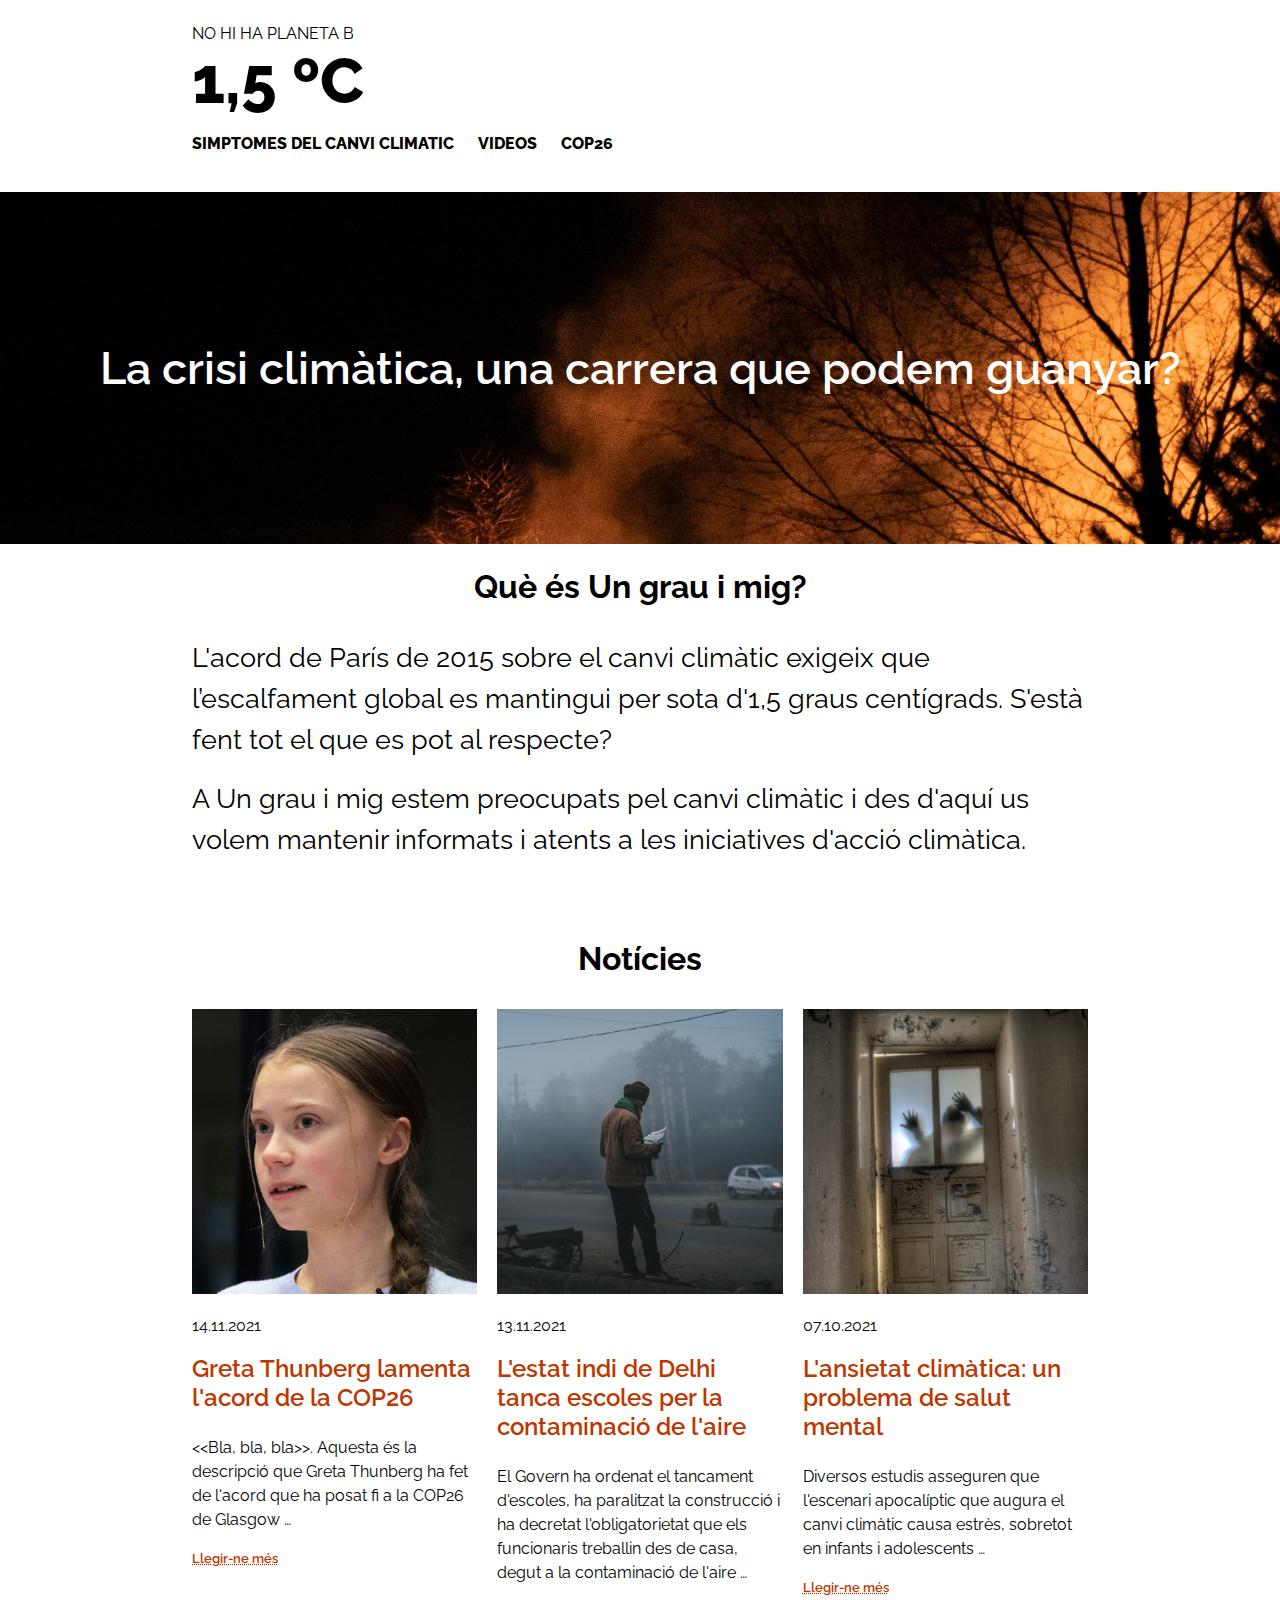
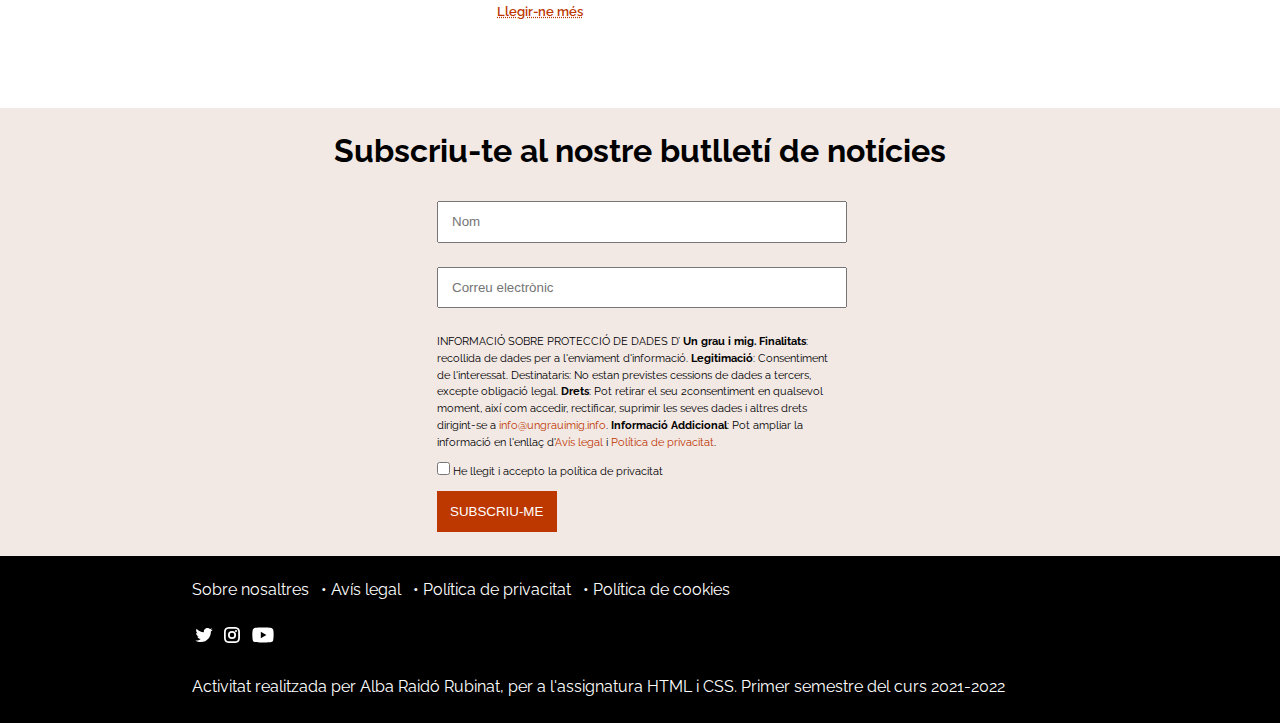
<file: index.html>
<!DOCTYPE html>
<html lang="CA">
    <head>
        <meta charset="utf-8">
        <title>No hi ha planeta B</title>    
        <meta name="description" content="Explicacions sobre els problemes del canvi climàtic actuals">    
        <meta name="viewport" content="width=device-width,initial-scale=1">
        <link rel="stylesheet" href="css/estils.css">
    </head>

    <body class="body-white">
        <header>
            <h2>NO HI HA PLANETA B</h2>
            <h1><a class="header-logo"  href="index.html">1,5 ºC</a></h1>
            <nav>
                <ul class="header-nav">
                    <li><a class="link-nav"  href="simptomes.html">SIMPTOMES DEL CANVI CLIMATIC</a></li>
                    <li><a class="link-nav"  href="videos.html">VIDEOS</a></li>
                    <li><a class="link-nav" href="cop26.html">COP26</a></li>
                </ul>
            </nav>        
        </header>

        <main class="main-index">
            <section class="first-section">
                    <h2>La crisi climàtica, una carrera que podem guanyar?</h2>
            </section>
            <section class="second-section">
                <h2 class="title">Què és Un grau i mig?</h2>
                <p>
                    L'acord de París de 2015 sobre el canvi climàtic exigeix que l’escalfament global es mantingui per sota d'1,5 graus centígrads. S'està fent tot el que es pot al respecte?
                </p><br>
                <p>
                    A Un grau i mig estem preocupats pel canvi climàtic i des d'aquí us
                    volem mantenir informats i atents a les iniciatives d'acció climàtica.
                </p>
            </section>
            <section class="third-section">
                <h2 class="title">Notícies</h2>
                <div>
                    <article>
                        <img src="img/n-greta-thunberg.jpg" alt="Greta Thunberg">
                        <p>14.11.2021</p>
                        <h2><a class="link-title" href="">Greta Thunberg lamenta l'acord de la COP26</a></h2>
                        <p>
                            &lt;&lt;Bla, bla, bla&gt;&gt;. Aquesta és la descripció que Greta Thunberg ha fet de l'acord que ha posat fi a la COP26 de Glasgow …
                        </p>
                        <a class="link-more" href="">Llegir-ne més</a>
                    </article>

                    <article>
                        <img src="img/n-delhi.jpg" alt="Delhi contaminació de l'aire">
                        <p>13.11.2021</p>
                        <h2>
                            <a class="link-title" href="">
                                L'estat indi de Delhi tanca escoles per la contaminació de
                            l'aire
                            </a>
                        </h2>
                        <p>
                            El Govern ha ordenat el tancament d'escoles, ha paralitzat la
                            construcció i ha decretat l'obligatorietat que els funcionaris
                            treballin des de casa, degut a la contaminació de l'aire …
                        </p>
                        <a class="link-more" href="">Llegir-ne més</a>
                    </article>

                    <article>
                        <img src="img/n-estres.jpg" alt="Home darrera una porta simulant l'ansietat">
                        <p>07.10.2021</p>
                        <h2>
                            <a class="link-title" href="">
                                L'ansietat climàtica: un problema de salut mental
                            </a>
                        </h2>
                        <p>
                            Diversos estudis asseguren que l'escenari apocalíptic que
                            augura el canvi climàtic causa estrès, sobretot en infants i
                            adolescents …
                        </p>
                        <a class="link-more" href="">Llegir-ne més</a>
                    </article>
                </div>                
            </section> 
            
            <section class="fourth-section">
                <h2 class="title">
                    Subscriu-te al nostre butlletí de notícies
                </h2>

                <form action="/send-data.php" method="post">
                    <p class="input-form">       
                        <input type="text" id="name" name="username" placeholder="Nom" pattern="[a-zA-ZàáâäãåąčćęèéêëėįìíîïłńòóôöõøùúûüųūÿýżźñçčšžÀÁÂÄÃÅĄĆČĖĘÈÉÊËÌÍÎÏĮŁŃÒÓÔÖÕØÙÚÛÜŲŪŸÝŻŹÑßÇŒÆČŠŽ∂ð ,.'-]{2,64}" required>
                    </p>
                    <p class="input-form"> 
                        <input type="email" id="mail" name="usermail" placeholder="Correu electrònic" required>
                    </p>
                    <p>
                        INFORMACIÓ SOBRE PROTECCIÓ DE DADES D’ <b>Un grau i mig. Finalitats</b>: recollida de
                        dades per a l'enviament d'informació. <b>Legitimació</b>: Consentiment
                        de l'interessat. Destinataris: No estan previstes cessions de
                        dades a tercers, excepte obligació legal. <b>Drets</b>: Pot retirar el seu
                        2consentiment en qualsevol moment, així com accedir, rectificar,
                        suprimir les seves dades i altres drets dirigint-se a
                        <a class="link-content" href="">info@ungrauimig.info</a>. <b>Informació Addicional</b>: Pot ampliar la
                        informació en l'enllaç d'<a class="link-content" href="">Avís legal</a> i <a class="link-content" href="">Política de privacitat</a>.
                    </p>

                    <p>    
                        <input type="checkbox" id="terms" name="terms" required>
                        <label for="terms"> He llegit i accepto la política de privacitat</label>
                    </p>
        
                     <button type="submit">SUBSCRIU-ME</button> 
                </form>
            </section>
        </main>

        <footer>
            <div class="footer-content">                    
                <a href=""> Sobre nosaltres </a>    
                <a href=""> Avís legal </a>
                <a href=""> Política de privacitat </a>
                <a href=""> Política de cookies </a>

                <div class="links-social">
                    <a href=""><img src="img/twitter.svg" alt="Twitter"></a>
                    <a href=""><img src="img/instagram.svg" alt="Instagram"></a>
                    <a href=""><img src="img/youtube.svg" alt="Youtube"></a>
                </div>
                        
                <p> 
                    Activitat realitzada per Alba Raidó Rubinat, per a l'assignatura HTML i CSS. 
                    Primer semestre del curs 2021-2022 
                </p>  
            </div>                    
        </footer>

    </body>
</html>
</file>
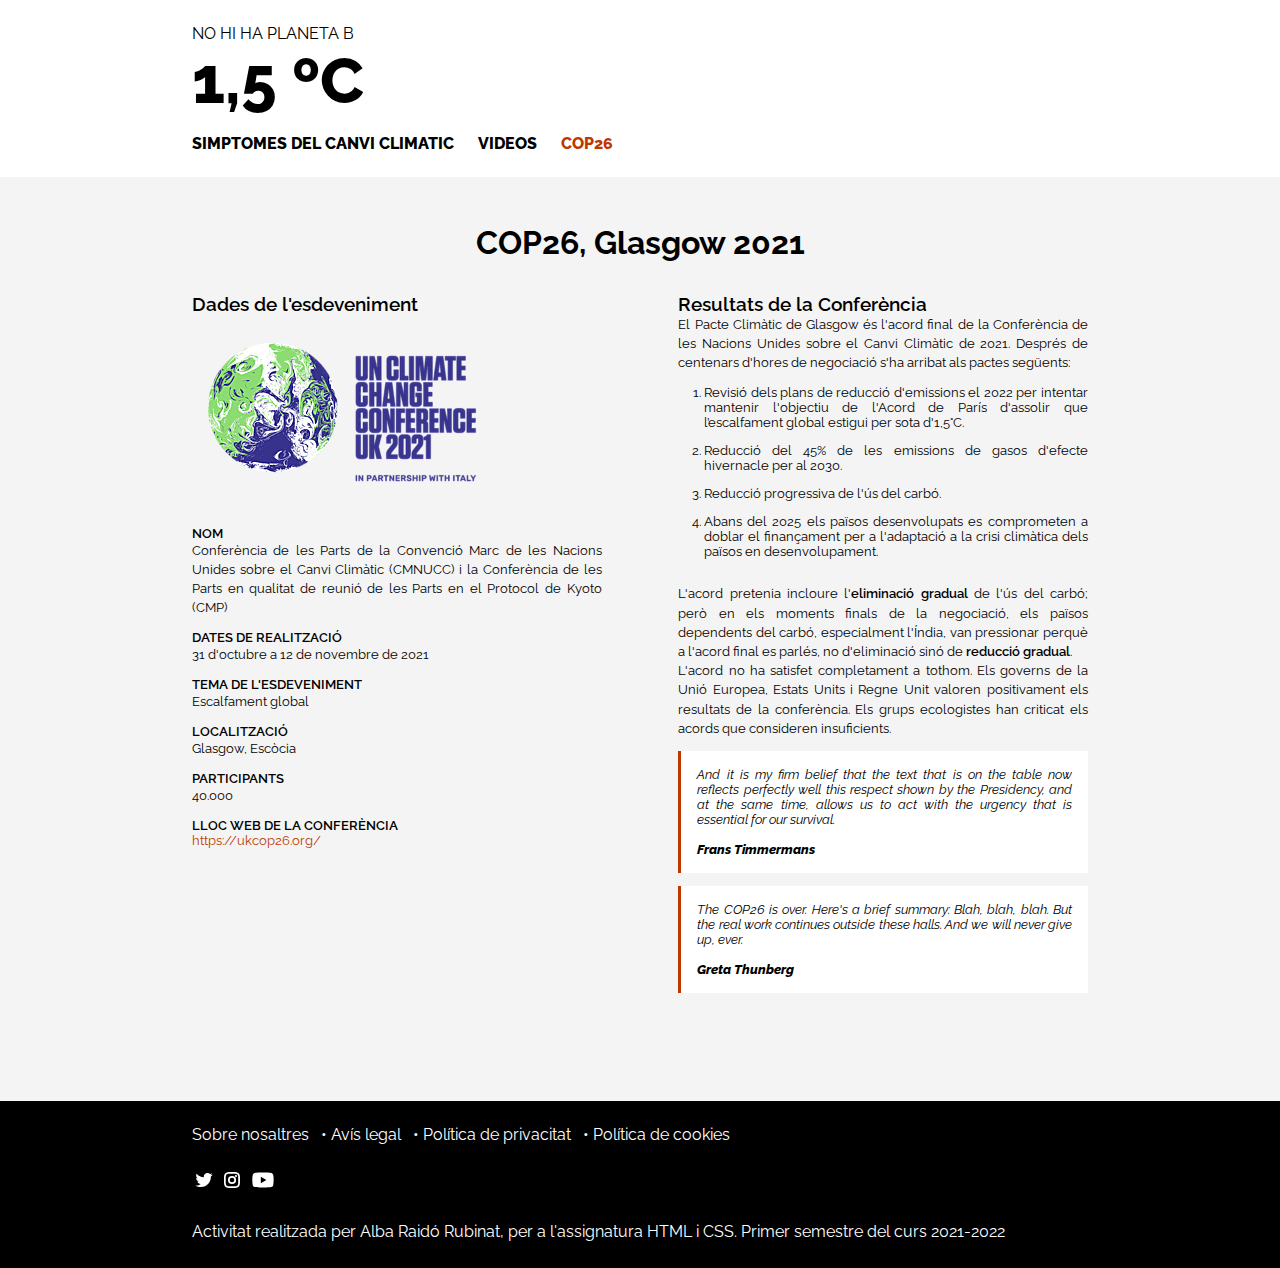
<file: cop26.html>
<!DOCTYPE html>
<html lang="CA">
    <head>
        <meta charset="utf-8">
        <title>No hi ha planeta B</title>    
        <meta name="description" content="Explicacions sobre els problemes del canvi climàtic actuals">    
        <meta name="viewport" content="width=device-width,initial-scale=1">
        <link rel="stylesheet" href="css/estils.css">
    </head>

    <body>
        <header>
            <h2>NO HI HA PLANETA B</h2>
            <h1><a class="header-logo"  href="index.html">1,5 ºC</a></h1>
            <nav>
                <ul class="header-nav">
                    <li><a class="link-nav"  href="simptomes.html">SIMPTOMES DEL CANVI CLIMATIC</a></li>
                    <li><a class="link-nav"  href="videos.html">VIDEOS</a></li>
                    <li><a class="link-nav active" href="cop26.html">COP26</a></li>
                </ul>
            </nav>        
        </header>

        <main class="main">
            <h1>COP26, Glasgow 2021</h1>
            <div class="cop26">
                <section class="first-section-cop26">
                    <h2>Dades de l'esdeveniment</h2>
                    <a><img src="img/COP26_Logo.png" alt="Logo Cop26"></a>
                    <h3>Nom</h3>
                    <p>
                        Conferència de les Parts de la Convenció Marc de les Nacions
                        Unides sobre el Canvi Climàtic (CMNUCC) i la Conferència de
                        les Parts en qualitat de reunió de les Parts en el Protocol de
                        Kyoto (CMP)
                    </p>

                    <h3>Dates de realització</h3>
                    <p>
                        31 d'octubre a 12 de novembre de 2021
                    </p>

                    <h3>Tema de l'esdeveniment</h3>
                    <p>
                        Escalfament global
                    </p>

                    <h3>Localització</h3>
                    <p>
                        Glasgow, Escòcia
                    </p>

                    <h3>Participants</h3>
                    <p>
                        40.000
                    </p>

                    <h3>Lloc web de la Conferència</h3>
                    <a class="link-content" href="https://ukcop26.org/">
                        https://ukcop26.org/</a>
                </section>

                <section class="second-section-cop26">
                    <h2>Resultats de la Conferència</h2>
                    <p>
                        El Pacte Climàtic de Glasgow és l'acord final de la Conferència de les
                        Nacions Unides sobre el Canvi Climàtic de 2021. Després de centenars
                        d'hores de negociació s'ha arribat als pactes següents:
                    </p>
                    <ol>
                        <li>
                            Revisió dels plans de reducció d'emissions el 2022 per
                            intentar mantenir l'objectiu de l'Acord de París d'assolir que
                            l’escalfament global estigui per sota d'1,5°C.
                        </li>

                        <li>
                            Reducció del 45% de les emissions de gasos d'efecte
                            hivernacle per al 2030.
                        </li>

                        <li>
                            Reducció progressiva de l'ús del carbó.
                        </li>

                        <li>
                            Abans del 2025 els països desenvolupats es comprometen a
                            doblar el finançament per a l'adaptació a la crisi climàtica
                            dels països en desenvolupament.
                        </li>
                    </ol>
                    <p>
                        L'acord pretenia incloure l'<span class="bold-font">eliminació gradual</span> de l'ús del carbó; però en
                        els moments finals de la negociació, els països dependents del carbó,
                        especialment l'Índia, van pressionar perquè a l'acord final es parlés, no
                        d'eliminació sinó de <span class="bold-font">reducció gradual</span>.
                    </p>
                    <p>
                        L'acord no ha satisfet completament a tothom. Els governs de la Unió
                        Europea, Estats Units i Regne Unit valoren positivament els resultats de
                        la conferència. Els grups ecologistes han criticat els acords que
                        consideren insuficients.
                    </p>
                    <blockquote class="italic-font">
                        And it is my firm belief that the text that is on the table now reflects
                        perfectly well this respect shown by the Presidency, and at the same
                        time, allows us to act with the urgency that is essential for our survival.
                        <br>
                        <br>
                        <cite class="boldest-font"> Frans Timmermans </cite>
                    </blockquote>
                    <blockquote class="italic-font">
                        The COP26 is over. Here's a brief summary: Blah, blah, blah. But the
                        real work continues outside these halls. And we will never give up, ever.
                        <br>
                        <br>
                        <cite class="boldest-font"> Greta Thunberg </cite>
                    </blockquote>
                </section>
            </div>
            
        </main>

        <footer>
            <div class="footer-content">                    
                <a href=""> Sobre nosaltres </a>    
                <a href=""> Avís legal </a>
                <a href=""> Política de privacitat </a>
                <a href=""> Política de cookies </a>

                <div class="links-social">
                    <a href=""><img src="img/twitter.svg" alt="Twitter"></a>
                    <a href=""><img src="img/instagram.svg" alt="Instagram"></a>
                    <a href=""><img src="img/youtube.svg" alt="Youtube"></a>
                </div>
                        
                <p> 
                    Activitat realitzada per Alba Raidó Rubinat, per a l'assignatura HTML i CSS. 
                    Primer semestre del curs 2021-2022 
                </p>  
            </div>                    
        </footer>

    </body>
</html>
</file>
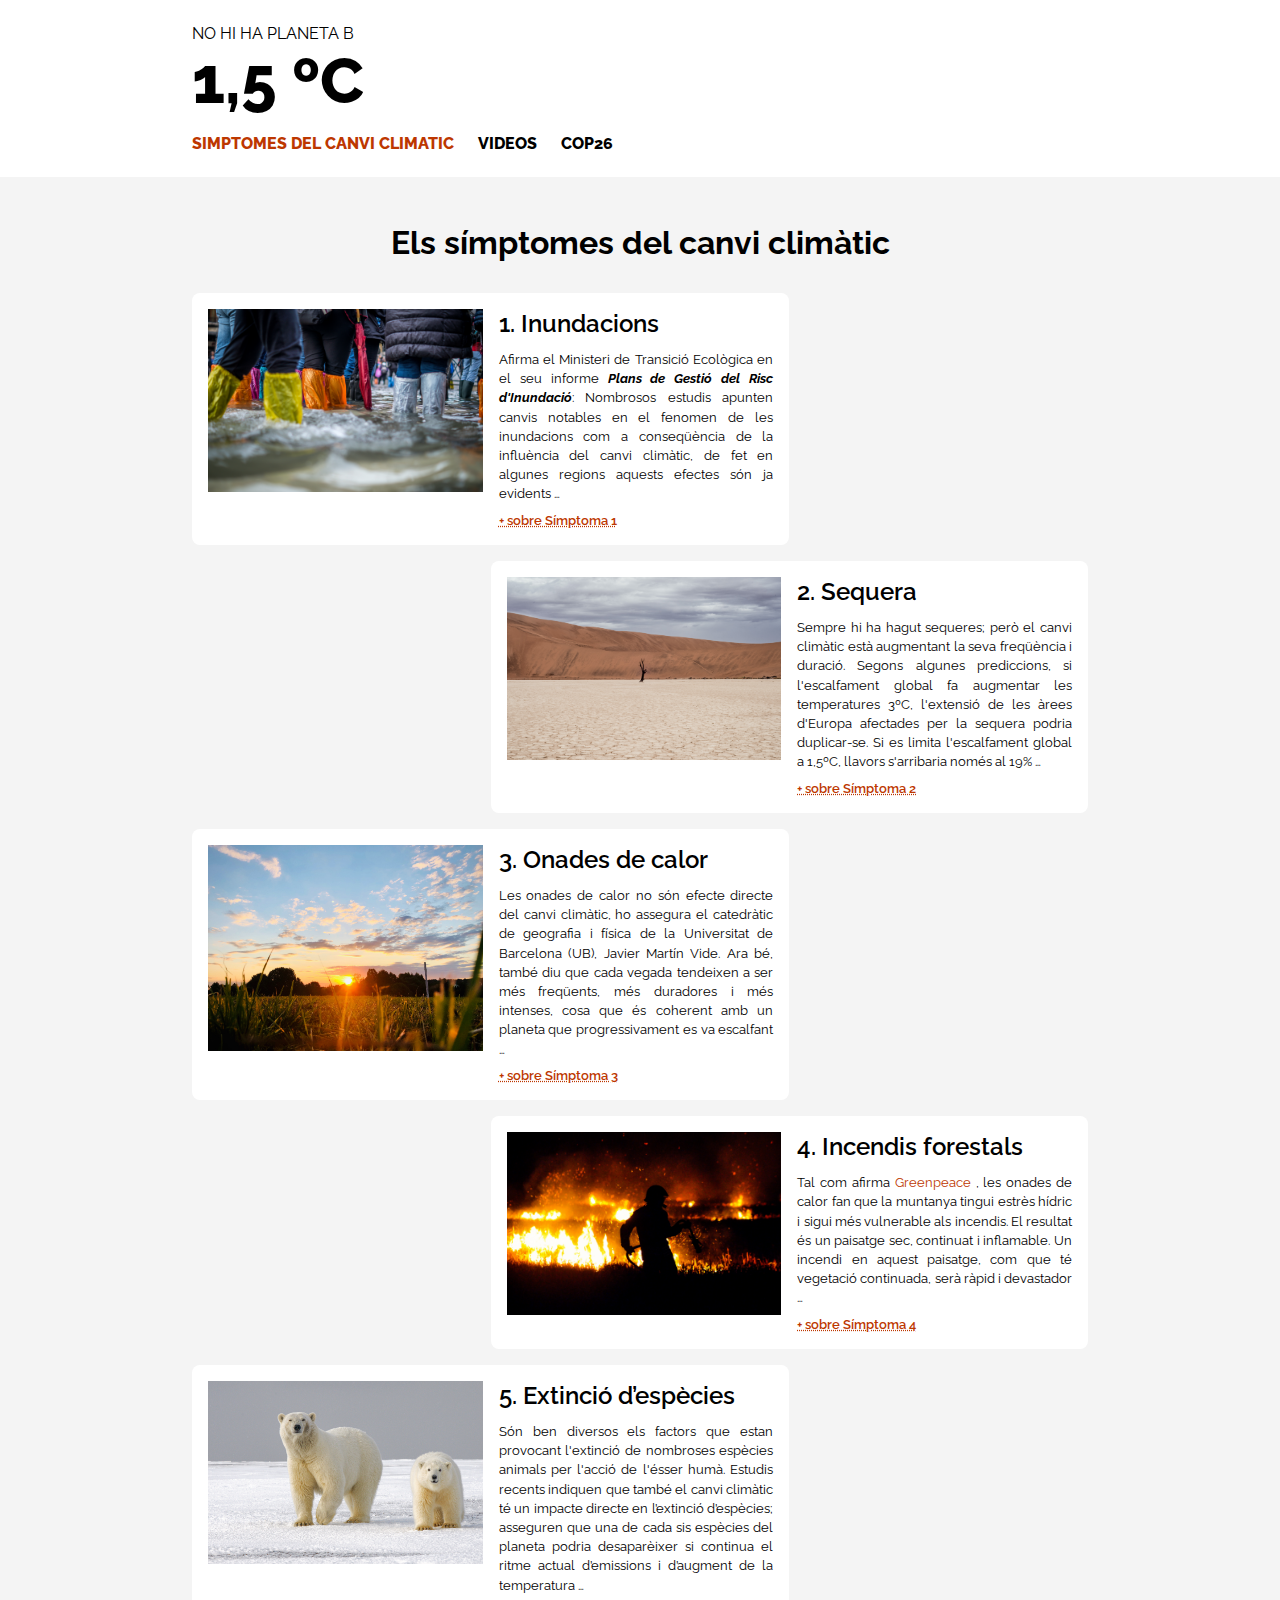
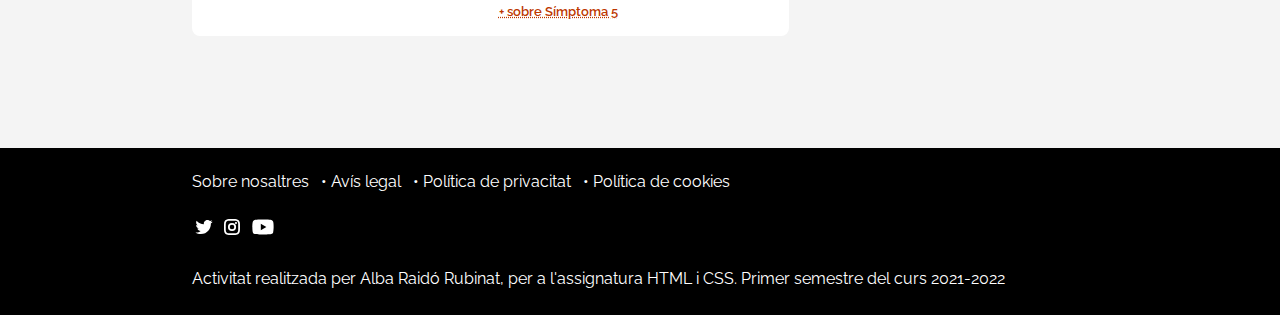
<file: simptomes.html>
<!DOCTYPE html>
<html lang="CA">
    <head>
        <meta charset="utf-8">
        <title>No hi ha planeta B</title>    
        <meta name="description" content="Explicacions sobre els problemes del canvi climàtic actuals">    
        <meta name="viewport" content="width=device-width,initial-scale=1">
        <link rel="stylesheet" href="css/estils.css">
    </head>

    <body>
        <header>
            <h2>NO HI HA PLANETA B</h2>
            <h1><a class="header-logo"  href="index.html">1,5 ºC</a></h1>
            <nav>
                <ul class="header-nav">
                    <li><a class="link-nav active" href="simptomes.html">SIMPTOMES DEL CANVI CLIMATIC</a></li>
                    <li><a class="link-nav" href="videos.html">VIDEOS</a></li>
                    <li><a class="link-nav" href="cop26.html">COP26</a></li>
                </ul>
            </nav>        
        </header>

        <main class="main">     
            <h1>Els símptomes del canvi climàtic</h1>
            
            <div class="content">
                <div class="card">
                    <img src="img/symptom-01.jpg" alt="Inundacions al carrer">
                    <div>
                        <h2>1. Inundacions</h2>
                        <p>
                            Afirma el Ministeri de Transició Ecològica en el seu informe <b class="italic-font">Plans de Gestió del
                            Risc d'Inundació</b>: Nombrosos estudis apunten canvis notables en el fenomen
                            de les inundacions com a conseqüència de la influència del canvi climàtic, de
                            fet en algunes regions aquests efectes són ja evidents …
                        </p>
                        <a class="link-more" href="">+ sobre Símptoma 1</a>
                    </div>
                </div>

                <div class="card">
                    <img src="img/symptom-02.jpg" alt="Paissatge amb sequera">
                    <div>
                        <h2>2. Sequera</h2>
                        <p>
                            Sempre hi ha hagut sequeres; però el canvi climàtic està augmentant la seva
                            freqüència i duració. Segons algunes prediccions, si l'escalfament global fa
                            augmentar les temperatures 3ºC, l'extensió de les àrees d'Europa afectades per
                            la sequera podria duplicar-se. Si es limita l'escalfament global a 1,5ºC, llavors
                            s'arribaria només al 19% …
                        </p>
                        <a class="link-more" href="">+ sobre Símptoma 2</a>
                    </div>
                </div>

                <div class="card">
                    <img src="img/symptom-03.jpg" alt="Paissatge amb sol">
                    <div>
                        <h2>3. Onades de calor</h2>
                        <p>
                            Les onades de calor no són efecte directe del canvi climàtic, ho assegura el
                            catedràtic de geografia i física de la Universitat de Barcelona (UB), Javier
                            Martín Vide. Ara bé, també diu que cada vegada tendeixen a ser més
                            freqüents, més duradores i més intenses, cosa que és coherent amb un planeta
                            que progressivament es va escalfant …
                        </p>
                        <a class="link-more" href="">+ sobre Símptoma 3</a>
                    </div>
                </div>

                <div class="card">
                    <img src="img/symptom-04.jpg" alt="Bosc incendiat">
                    <div>
                        <h2>4. Incendis forestals</h2>
                        <p>
                            Tal com afirma <a class="link-content" href="https://es.greenpeace.org/"> Greenpeace </a>, les
                            onades de calor fan que la muntanya tingui estrès hídric i sigui més vulnerable
                            als incendis. El resultat és un paisatge sec, continuat i inflamable. Un incendi
                            en aquest paisatge, com que té vegetació continuada, serà ràpid i devastador
                            …
                        </p>
                        <a class="link-more" href="">+ sobre Símptoma 4</a>
                    </div>
                </div>

                <div class="card">
                    <img src="img/symptom-05.jpg" alt="Osos polars">
                    <div>
                        <h2>5. Extinció d’espècies</h2>
                        <p>
                            Són ben diversos els factors que estan provocant l'extinció de nombroses
                            espècies animals per l'acció de l'ésser humà. Estudis recents indiquen que
                            també el canvi climàtic té un impacte directe en l’extinció d’espècies; asseguren
                            que una de cada sis espècies del planeta podria desaparèixer si continua el
                            ritme actual d’emissions i d’augment de la temperatura …
                        </p>
                        <a class="link-more" href="">+ sobre Símptoma 5</a>
                    </div>
                </div>
            </div>
        </main>

        <footer>
            <div class="footer-content">                    
                <a href=""> Sobre nosaltres </a>    
                <a href=""> Avís legal </a>
                <a href=""> Política de privacitat </a>
                <a href=""> Política de cookies </a>

                <div class="links-social">
                    <a href=""><img src="img/twitter.svg" alt="Twitter"></a>
                    <a href=""><img src="img/instagram.svg" alt="Instagram"></a>
                    <a href=""><img src="img/youtube.svg" alt="Youtube"></a>
                </div>
                        
                <p> 
                    Activitat realitzada per Alba Raidó Rubinat, per a l'assignatura HTML i CSS. 
                    Primer semestre del curs 2021-2022 
                </p>   
            </div>                    
        </footer>

    </body>
</html>
</file>
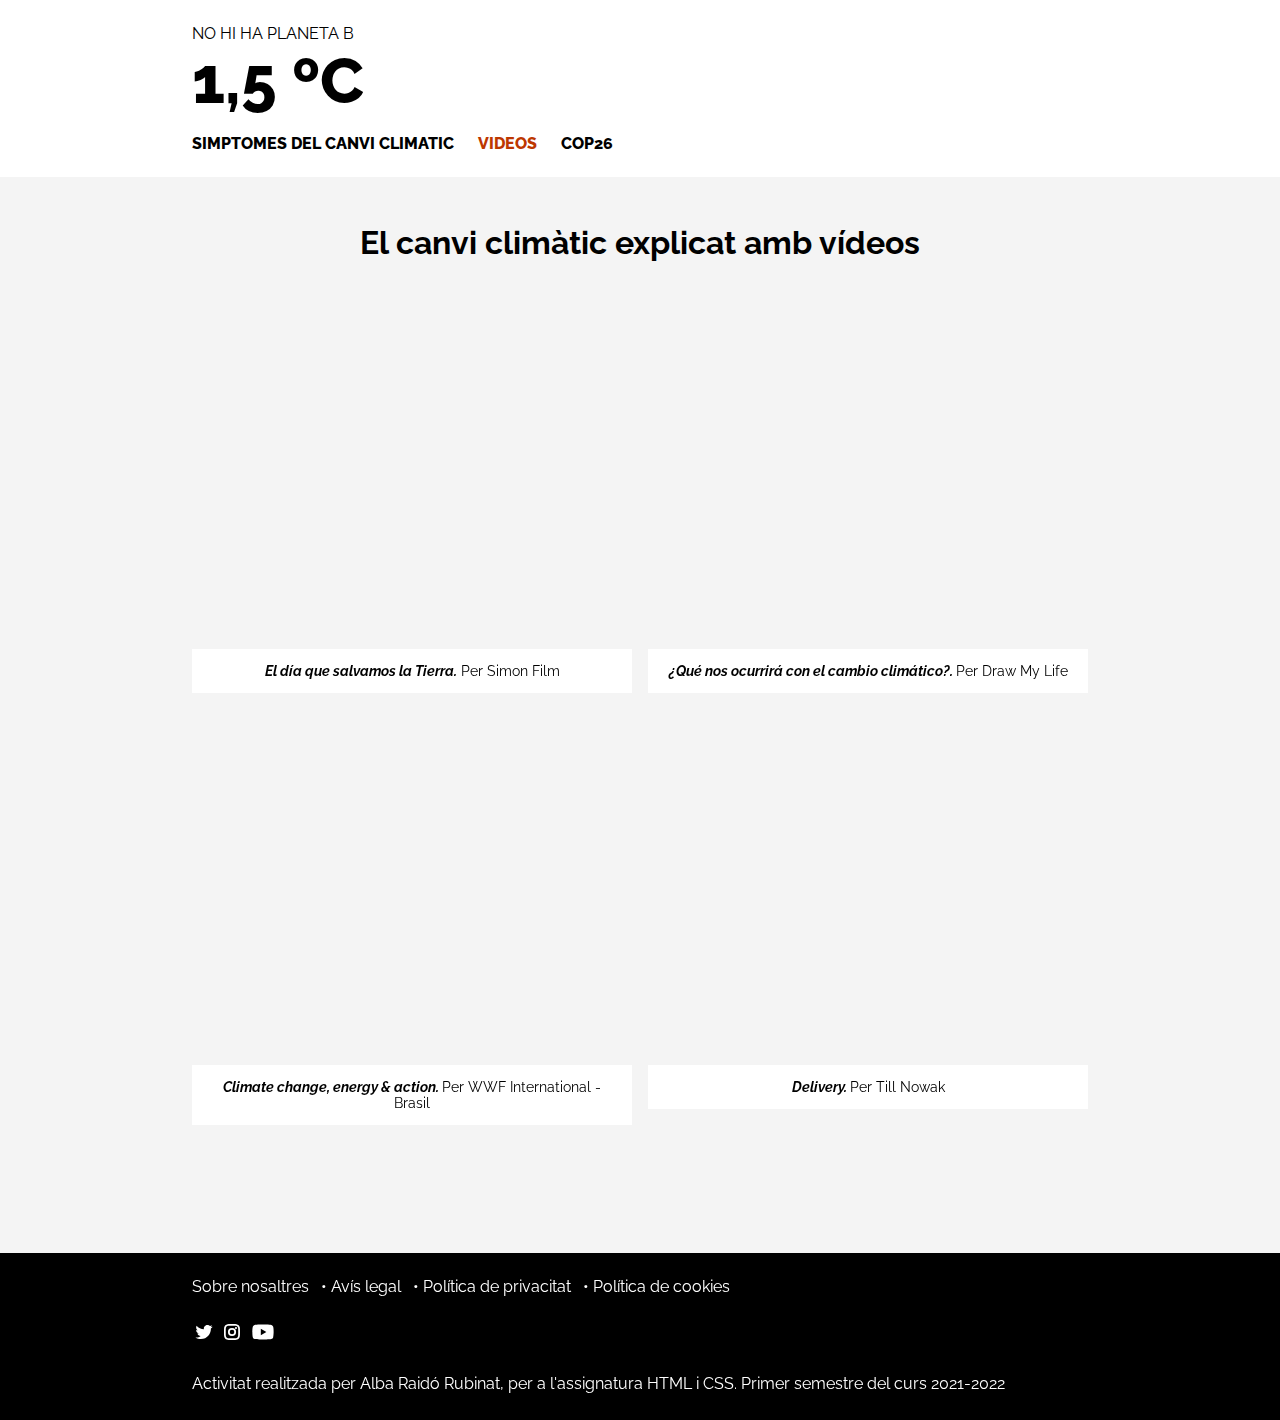
<file: videos.html>
<!DOCTYPE html>
<html lang="CA">
    <head>
        <meta charset="utf-8">
        <title>No hi ha planeta B</title>    
        <meta name="description" content="Explicacions sobre els problemes del canvi climàtic actuals">    
        <meta name="viewport" content="width=device-width,initial-scale=1">
        <link rel="stylesheet" href="css/estils.css">
    </head>

    <body>
        <header>
            <h2>NO HI HA PLANETA B</h2>
            <h1><a class="header-logo"  href="index.html">1,5 ºC</a></h1>
            <nav>
                <ul class="header-nav">
                    <li><a class="link-nav" href="simptomes.html">SIMPTOMES DEL CANVI CLIMATIC</a></li>
                    <li><a class="link-nav active"  href="videos.html">VIDEOS</a></li>
                    <li><a class="link-nav" href="cop26.html">COP26</a></li>
                </ul>
            </nav>        
        </header>

        <main class="main">
            <h1>El canvi climàtic explicat amb vídeos</h1>
            
            <div class="video-group">            
                <figure>
                    <iframe src="https://www.youtube.com/embed/d_UCBNdPvCw" title="El día que salvamos la Tierra. Per Simon Film"  allow="accelerometer; autoplay; clipboard-write; encrypted-media; gyroscope; picture-in-picture" allowfullscreen></iframe>
                    <figcaption> <b class="italic-font">El día que salvamos la Tierra.</b> Per Simon Film </figcaption>
                </figure>

                <figure>
                    <iframe src="https://www.youtube.com/embed/L9bgqLQ7OZc" title="¿Qué nos ocurrirá con el cambio climático?. Per Draw My Lif" allow="accelerometer; autoplay; clipboard-write; encrypted-media; gyroscope; picture-in-picture" allowfullscreen></iframe>
                    <figcaption> <b class="italic-font">¿Qué nos ocurrirá con el cambio climático?. </b> Per Draw My Life </figcaption>
                </figure>

                <figure>
                    <iframe  src="https://www.youtube.com/embed/_s9dxc_jVlY" title="Climate change, energy & action. Per WWF International - Brasil"  allow="accelerometer; autoplay; clipboard-write; encrypted-media; gyroscope; picture-in-picture" allowfullscreen></iframe>
                    <figcaption> <b class="italic-font">Climate change, energy & action. </b> Per WWF International - Brasil </figcaption>
                </figure>

                <figure>
                    <iframe  src="https://www.youtube.com/embed/2NZ62wQ_B6U" title="Delivery. Per Till Nowak"  allow="accelerometer; autoplay; clipboard-write; encrypted-media; gyroscope; picture-in-picture" allowfullscreen></iframe>
                    <figcaption> <b class="italic-font">Delivery. </b> Per Till Nowak </figcaption>
                </figure>
            </div>            
        </main>

        <footer>
            <div class="footer-content">                    
                <a href=""> Sobre nosaltres </a>    
                <a href=""> Avís legal </a>
                <a href=""> Política de privacitat </a>
                <a href=""> Política de cookies </a>

                <div class="links-social">
                    <a href=""><img src="img/twitter.svg" alt="Twitter"></a>
                    <a href=""><img src="img/instagram.svg" alt="Instagram"></a>
                    <a href=""><img src="img/youtube.svg" alt="Youtube"></a>
                </div>
                        
                <p> 
                    Activitat realitzada per Alba Raidó Rubinat, per a l'assignatura HTML i CSS. 
                    Primer semestre del curs 2021-2022 
                </p>  
            </div>                    
        </footer>

    </body>
</html>
</file>
<file: css/estils.css>
@import url('https://fonts.googleapis.com/css2?family=Raleway:ital,wght@0,400;0,600;0,800;1,400&display=swap');

/****************************BASICS****************************/
*{
    padding: 0;
    margin: 0;
}

body { 
    background-color: rgb(244, 244, 244);
    font: .8em 'Raleway';
    font-size: 1em;
}

p{
    line-height: 1.5em;
}

.main {
    padding: 16em 1em 4em;
    display: flex;
    flex-direction: column;
    align-items: center;
}

.main h1 {    
    text-align: center;
    margin-bottom: 1em;
    font-size: 2em;
} 


/****************************HEADER****************************/
header {
    display: flex;
    flex-direction: column;
    text-align: center;
    padding: 1.5em 0em;
    background-color: rgb(255, 255, 255);
    position: fixed;
    width: -webkit-fill-available;
}

header > h2{
    font-size: 1em;
    font-weight: 400;
}

.header-logo{
    font-size: 2em;
    font-weight: 800;
    color: rgb(0, 0, 0);
    text-decoration: none;
}

.header-nav { 
    margin-top: 1em;
    list-style-type: none;  
}

.header-nav > li > a { 
    color: black;
    text-decoration: none;
    font-weight: 800;  
}

.header-nav > li > a:hover {  
    color: rgba(0,0,0,0.5);
}

.header-nav > li > a.active { 
    color: rgb(189, 55, 0) !important;
}


/****************************FOOTER****************************/

footer{
	background: black;
    color: white;
    width: 100%;
	bottom: 0em;
}

.footer-content {
    display: flex;
    align-items: center;
    justify-content: center;
    flex-direction: column;
    text-align: center;
    padding: 1.5em;
}

.footer-content > a{
    text-decoration: none;
    color: white;
}

.footer-content > a:hover{
    color: rgb(189, 55, 0); 
}
.links-social {
    margin: 1.5em 0em;
}
.links-social a:hover{
    opacity: 0.7;
}


/****************************LINKS****************************/

.link-more {
    text-decoration-style: dotted;    
    color: rgb(189, 55, 0);
    font-weight: 600;
}
.link-more:hover {
    color: rgb(0, 0, 0);
}

.link-title {
    text-decoration: none;
    color: rgb(189, 55, 0);
    font-weight: 600;
}
.link-title:hover {
    color: rgb(0, 0, 0);
}

.link-content {
    text-decoration: none;
    color: rgb(189, 55, 0);
}
.link-content:hover {
    text-decoration: underline;
    color: rgb(0, 0, 0);
}

.italic-font{
    font-style: italic;
}

.bold-font{
    font-weight: 600;
}

.boldest-font{
    font-weight: 800;
}


/****************************MOBILE****************************/
@media only screen and (min-width: 700px) {  
    
header {
    width: 100%;        
}

header h2, h1, ul{
    text-align: left;
    width: 70%;
    margin: 0 auto;
}
	
body {
    font-size: 1em;
}

.header-nav { 
    display: flex;
}

.header-nav > li > a { 
    margin-right: 1.5em;
}

.main {
    padding: 14em 1em 6em;
    margin: 0 auto;
    width: 70%;
}
 
.footer-content {
    display: block;
    padding: 1.5em;
    text-align: left;
    width: 70%;
    margin: 0 auto;
}

.footer-content > a {
    text-decoration: none;
    color: white;
    padding-right: 0.5em;       
}

.footer-content > a::before {
     content:"• ";
}

.footer-content > a:first-child::before {
    content:none;
}
}


/****************************INDEX****************************/
.body-white {
    background-color: white;
}

.title {    
    text-align: center;
    margin-bottom: 1em;
    font-size: 2em;
} 

.main-index {
    padding-top: 12em;
}


.first-section{
    height: 15em;
    display: flex;
    background-image: url(../img/bg-hero-home.jpg);
    background-size:cover;
    justify-content: center;
    align-items: center;
    color: white;
    background-repeat: no-repeat;
    padding: 1em;
}


.first-section > h2 {
    font-size: calc(2em + 1vw); 
    font-weight: 600;
}


.second-section {
    display: flex;
    flex-direction: column;
    padding: 1.5em;
}


.third-section {
    display: flex;
    align-items: center;
    justify-content: center;
    flex-direction: column;
    text-align: center;
    padding: 3.5em;
}

.third-section img {
    width: 100%;
}
.third-section > h2{
    text-align: center;
    margin-bottom: unset;
}

.third-section * {
    text-align: left;
    padding-bottom: 1em;
}


.fourth-section {
    background-color: rgb(242, 232, 228);
    padding: 1.5em;
}
form p {
    font-size: .7em;      
    margin: 1em 0;
}
.input-form input {
    width:100%;
    height: 2.8em;
    margin-bottom: 1em;
}
input::placeholder{
    padding-left: 1em;        
}
.input-select{     
    display:flex;  
}

button {
    padding: 1em;
    color:rgb(255, 255, 255);
    background-color: rgb(189, 55, 0);
    border: none;
}

button:hover {
    color:rgb(255, 255, 255);
    background-color: rgb(0, 0, 0);
}

/****************************MOBILE INDEX****************************/
@media only screen and (min-width: 700px) {  
     
.first-section{
    height: 20em;
}

.first-section > div {
    margin: 0 auto;
    width: 70%;
}

.first-section > div > p{ 
    color: rgb(255, 255, 255);
    font-size: calc(4em + 1vw);
}    

.second-section {
    margin: 0 auto;
    width: 70%;
}

.second-section > p {
    font-size: 1.7em;
}

.third-section {
    width: 70%;
    margin: 0 auto;
}

.third-section > div{
    display: grid;
    grid-template-columns: 1fr 1fr 1fr;
    grid-gap: 20px;
}

.fourth-section form{
    padding: 0 1.5em;
    margin: 0 auto;
    width: 33%;
}

.fourth-section.title{
    margin: 0 auto;
    width: 70%;
}
}


/****************************MOBILE SIMPTOMES****************************/
.card {
    background-color: rgb(255, 255, 255);
    padding: 1em;
    margin-bottom: 1em ;
    border-radius: 0.5em;
}

.card h2{
    font-weight: 600;
}
.card p{
    margin: .5em 0;
}

.card img {
    width: 100%;
}

/****************************DESKTOP SIMPTOMES****************************/

@media only screen and (min-width: 700px) { 
.content {
    display: grid;
    grid-template-columns: 1fr 1fr 1fr;
}

.card {
    display: grid;
    grid-template-columns: 1fr 1fr;
    background-color: rgb(255, 255, 255);
    padding: 1em;
    border-radius: 0.5em;
    gap: 1em;
    grid-column: 1 / 3;
}

.card h2{
    margin: 0em 0em .5em 0em;
    font-weight: 600;
}

.card p{
    font-size: .8em;
    text-align: justify;
}

.card:nth-child(2n) {
     grid-column: 2 / 4;      
}

.link-more {
    font-size: .8em;
}
 }

 /****************************MOBILE VIDEOS****************************/
 figure {
    margin: 1em 0em;
    text-align: center;
    width: min-content;
 }
 figure > figcaption{
    padding: 1em;
    background-color: rgb(255, 255, 255);
    font-size: 14px;
    
    text-align: center;
 }
 
 
/****************************DESKTOP VIDEOS****************************/
@media only screen and (min-width: 700px) { 
.video-group {
    display: grid;
    grid-template-columns: 1fr 1fr;     
    padding: 1em;
    border-radius: 0.5em;
    gap: 1em;
    width: 100%;
}

figure{
     width: unset;
}

figure > iframe {
    width: 100%;
    height: 20em;
    border: 0;
}  
}

/****************************MOBILE COP26****************************/
 .cop26 h2{
    font-weight: 600;
 }

 .first-section-cop26 > h3{
    text-transform: uppercase;
    font-weight: 600;
    margin-top: 1em;
    font-size: inherit;
}

ol {
    padding-left: 2em;
}
ol > li {
    margin: 1em 0em;
}

ol > li:last-child {
    margin-bottom: 2em;
}

blockquote {
    background-color: rgb(255, 255, 255);
    border-left: 0.2rem solid rgb(189, 55, 0);
    padding: 1rem;
    margin: 1em 0em;
}


/****************************DESKTOP COP26****************************/
@media only screen and (min-width: 700px) { 
    .cop26 {
        display: grid;
        grid-template-columns: 1fr 1fr;
        gap: 6em;
        font-size: .8em;
        text-align: justify;
    }
}
</file>
